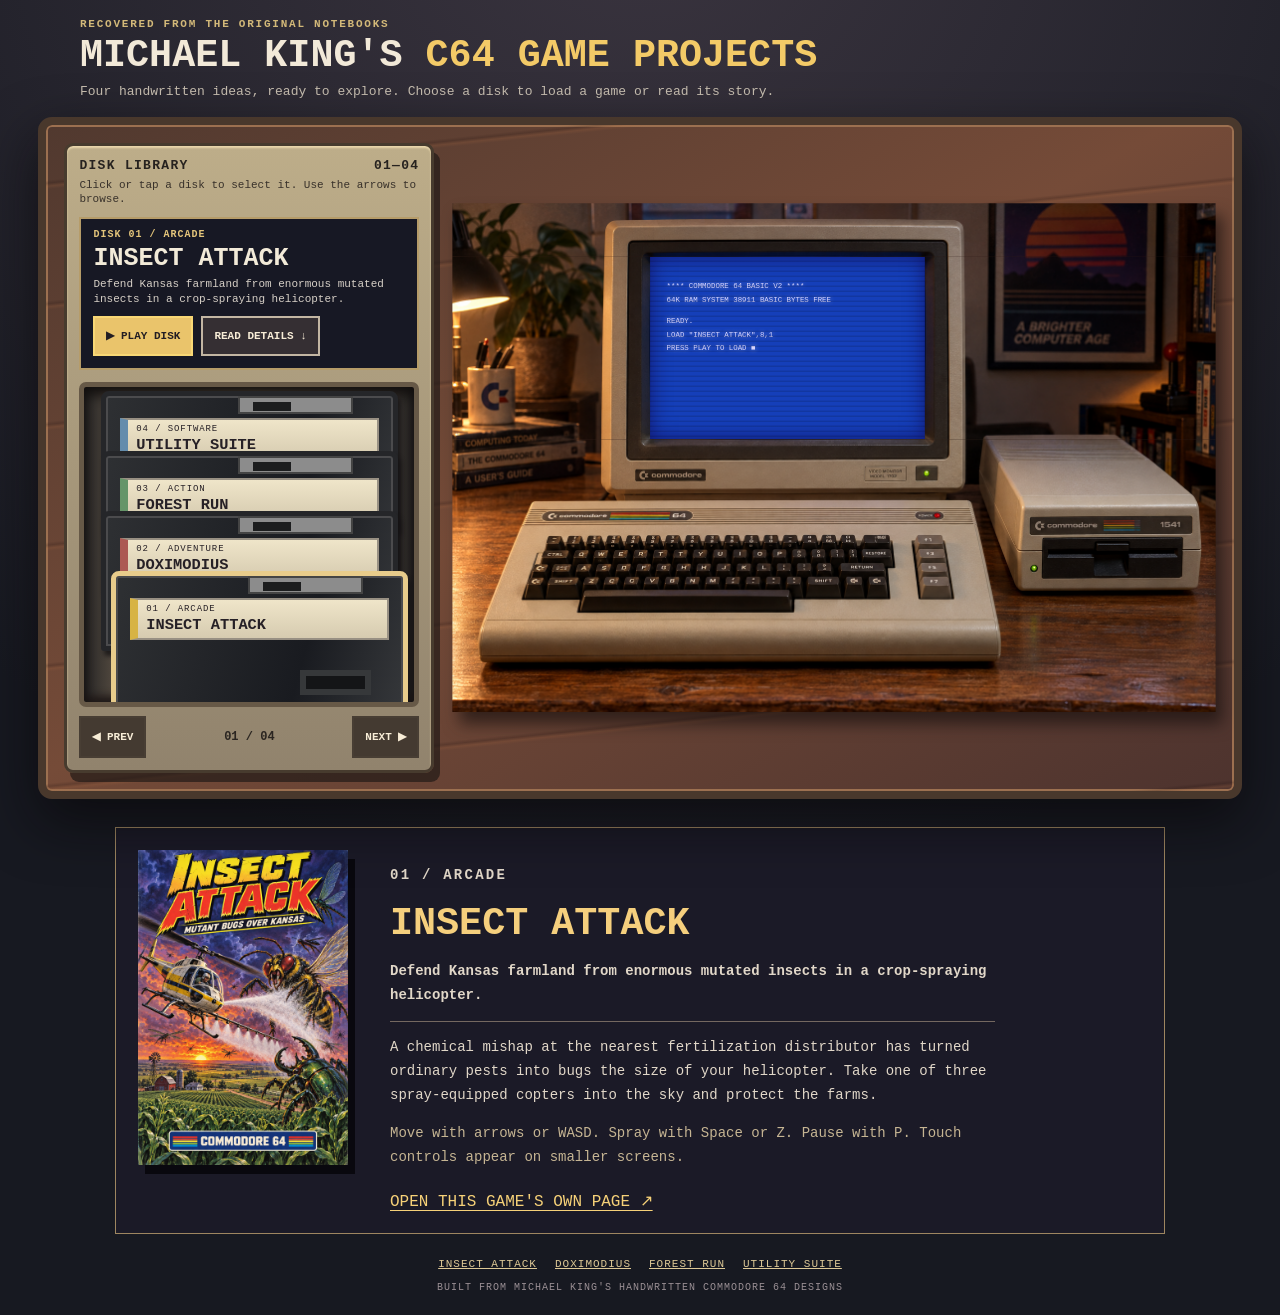
<file: index.html>
<!doctype html>
<html lang="en">
<head>
  <meta charset="utf-8">
  <meta name="viewport" content="width=device-width,initial-scale=1">
  <meta name="theme-color" content="#201c21">
  <title>Michael King's C64 Notebook Games</title>
  <link rel="stylesheet" href="collection.css?v=20260930-disk-browser">
</head>
<body>
  <main id="collection" class="collection">
    <header class="intro">
      <p class="eyebrow">RECOVERED FROM THE ORIGINAL NOTEBOOKS</p>
      <h1>Michael King's <span>C64 game projects</span></h1>
      <p>Four handwritten ideas, ready to explore. Choose a disk to load a game or read its story.</p>
    </header>

    <section class="basic-games" aria-labelledby="basic-games-title">
      <h2 id="basic-games-title">Browse the games</h2>
      <ul>
        <li><a href="insect-attack/index.html?v=20260930-fallback">Insect Attack</a><p>Fly a crop-spraying helicopter and defend Kansas farmland from mutated insects.</p></li>
        <li><a href="doximodius-rpg/index.html?v=20260930-fallback">Doximodius</a><p>A turn-based adventure: Sir Bedivere searches for a sword and faces a dragon.</p></li>
        <li><a href="forest-rescue/index.html?v=20260930-fallback">Forest Run</a><p>Collect eight treasures while finding your way through the woods and away from a bear.</p></li>
        <li><a href="c64-utility-suite/index.html?v=20260930-fallback">Utility Suite</a><p>Notebook-inspired tools and games, including an organ, a maze, and a lemonade stand.</p></li>
      </ul>
    </section>

    <section id="desk-scene" class="desk-scene" hidden aria-label="Commodore 64 game collection">
      <div class="disk-station">
        <div class="station-heading"><span>DISK LIBRARY</span><span>01—04</span></div>
        <p class="station-hint">Click or tap a disk to select it. Use the arrows to browse.</p>
        <div class="selected-info" aria-live="polite">
          <p class="selected-heading"><span id="selected-number">DISK 01</span> / <span id="selected-type">ARCADE</span></p>
          <h2 id="selected-title">INSECT ATTACK</h2>
          <p id="selected-description">Defend Kansas farmland from enormous mutated insects in a crop-spraying helicopter.</p>
          <div class="disk-actions"><button id="play-disk" class="primary-action" type="button">▶ PLAY DISK</button><a href="#disk-details">READ DETAILS ↓</a></div>
        </div>
        <div class="disk-holder" role="group" aria-label="Game disks">
          <button class="floppy" type="button" data-disk="3" aria-pressed="false" aria-label="Select Utility Suite disk"><span class="floppy-top"><span class="floppy-slot"></span></span><span class="floppy-label"><small>04 / SOFTWARE</small><strong>UTILITY SUITE</strong></span><span class="floppy-notch"></span></button>
          <button class="floppy" type="button" data-disk="2" aria-pressed="false" aria-label="Select Forest Run disk"><span class="floppy-top"><span class="floppy-slot"></span></span><span class="floppy-label"><small>03 / ACTION</small><strong>FOREST RUN</strong></span><span class="floppy-notch"></span></button>
          <button class="floppy" type="button" data-disk="1" aria-pressed="false" aria-label="Select Doximodius disk"><span class="floppy-top"><span class="floppy-slot"></span></span><span class="floppy-label"><small>02 / ADVENTURE</small><strong>DOXIMODIUS</strong></span><span class="floppy-notch"></span></button>
          <button class="floppy is-selected" type="button" data-disk="0" aria-pressed="true" aria-label="Select Insect Attack disk"><span class="floppy-top"><span class="floppy-slot"></span></span><span class="floppy-label"><small>01 / ARCADE</small><strong>INSECT ATTACK</strong></span><span class="floppy-notch"></span></button>
        </div>
        <div class="browse-controls" role="group" aria-label="Browse disks"><button id="previous-disk" type="button" aria-label="Previous disk">◀ PREV</button><span id="disk-counter" aria-live="polite">01 / 04</span><button id="next-disk" type="button" aria-label="Next disk">NEXT ▶</button></div>
      </div>

      <div class="computer-setup" aria-hidden="true">
        <img class="hardware-photo" src="assets/c64-desk.png" alt="" width="1536" height="1024">
        <div class="crt-screen" id="crt-screen"><div class="crt-content"><p>**** COMMODORE 64 BASIC V2 ****</p><p>64K RAM SYSTEM 38911 BASIC BYTES FREE</p><p class="crt-spacer">READY.</p><p id="crt-command">LOAD "INSECT ATTACK",8,1</p><p id="crt-status">PRESS PLAY TO LOAD <span class="cursor">■</span></p></div></div>
        <div class="screen-bezel" aria-hidden="true"><span class="bezel-top"></span><span class="bezel-left"></span><span class="bezel-right"></span><span class="bezel-bottom"></span></div>
      </div>
    </section>

    <section id="disk-details" class="disk-details" hidden aria-labelledby="detail-title">
      <div class="detail-cover-wrap"><img id="detail-cover" src="insect-attack/assets/insect-attack-box-art.png" alt="Insect Attack cover art" width="1024" height="1536" loading="lazy"></div>
      <div class="detail-copy"><p class="eyebrow" id="detail-category">01 / ARCADE</p><h2 id="detail-title">INSECT ATTACK</h2><p id="detail-description">Defend Kansas farmland from enormous mutated insects in a crop-spraying helicopter.</p><p id="detail-story"></p><p id="detail-controls"></p><a id="direct-link" href="insect-attack/index.html">OPEN THIS GAME'S OWN PAGE ↗</a></div>
    </section>
    <footer hidden><nav aria-label="Direct game links"><a href="insect-attack/index.html">INSECT ATTACK</a><a href="doximodius-rpg/index.html">DOXIMODIUS</a><a href="forest-rescue/index.html">FOREST RUN</a><a href="c64-utility-suite/index.html">UTILITY SUITE</a></nav><span>BUILT FROM MICHAEL KING'S HANDWRITTEN COMMODORE 64 DESIGNS</span></footer>
  </main>

  <section id="play-view" class="play-view" hidden aria-label="Game player">
    <div class="play-toolbar"><button id="close-play" type="button">← DISK LIBRARY</button><strong id="play-title">INSECT ATTACK</strong><button id="play-text-mode" type="button" title="Press T in the game for high-resolution text">T · HIGH RESOLUTION</button><button id="play-graphics-mode" type="button" title="Press G in the game for updated graphics">G · UPDATED GRAPHICS</button><a id="play-direct-link" href="insect-attack/index.html" target="_blank" rel="noopener">OPEN DIRECT PAGE ↗</a></div>
    <div class="play-stage"><div class="play-hardware"><img src="assets/c64-desk.png" alt="" width="1536" height="1024"><div class="play-screen"><iframe id="game-frame" title="Selected C64 game"></iframe></div><div class="screen-bezel" aria-hidden="true"><span class="bezel-top"></span><span class="bezel-left"></span><span class="bezel-right"></span><span class="bezel-bottom"></span></div></div></div>
  </section>
  <p id="loading-announcement" class="sr-only" role="status" aria-live="polite"></p>
  <script src="collection.js?v=20260930-disk-browser"></script>
</body>
</html>
</file>
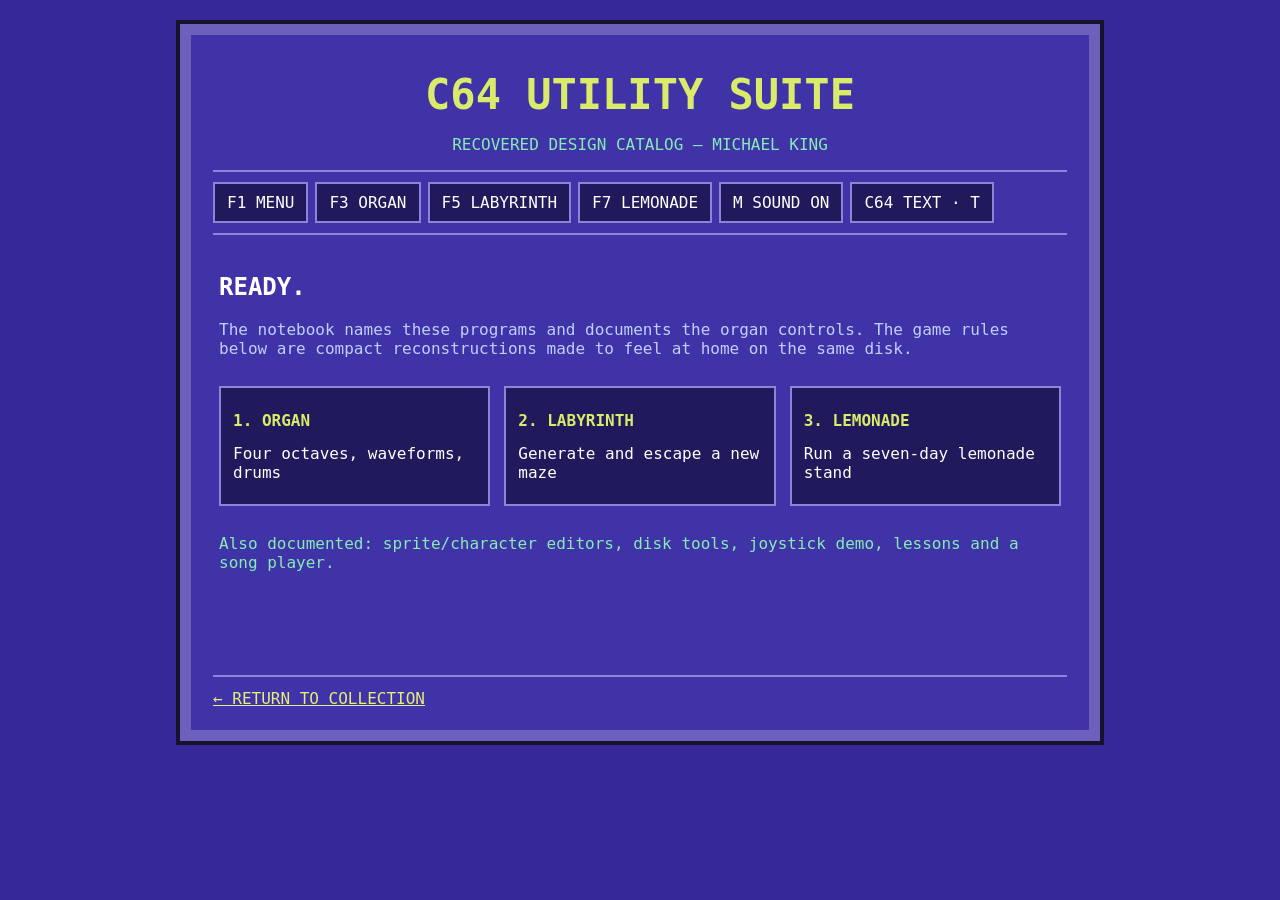
<file: c64-utility-suite/index.html>
<!doctype html><html><head><meta charset="utf-8"><meta name="viewport" content="width=device-width,initial-scale=1"><title>C64 Utility Suite</title><script>if (new URLSearchParams(location.search).has("embed")) document.documentElement.classList.add("embedded");</script><link rel="stylesheet" href="style.css"></head><body><main><header><h1>C64 UTILITY SUITE</h1><p>RECOVERED DESIGN CATALOG — MICHAEL KING</p></header><nav><button data-app="home">F1 MENU</button><button data-app="organ">F3 ORGAN</button><button data-app="maze">F5 LABYRINTH</button><button data-app="lemon">F7 LEMONADE</button><button id="mute">M SOUND ON</button><button id="text-mode" type="button" aria-pressed="false">C64 TEXT · T</button></nav><section id="home" class="app active"><h2>READY.</h2><p>The notebook names these programs and documents the organ controls. The game rules below are compact reconstructions made to feel at home on the same disk.</p><div class="cards"><button data-app="organ"><b>1. ORGAN</b><span>Four octaves, waveforms, drums</span></button><button data-app="maze"><b>2. LABYRINTH</b><span>Generate and escape a new maze</span></button><button data-app="lemon"><b>3. LEMONADE</b><span>Run a seven-day lemonade stand</span></button></div><p class="dim">Also documented: sprite/character editors, disk tools, joystick demo, lessons and a song player.</p></section><section id="organ" class="app"><h2>MICHAEL'S ORGAN</h2><p>A–K play notes · Z/X octave · 1 square · 2 saw · 3 triangle · Space drum</p><div class="readout">OCTAVE <b id="octave">3</b> · VOICE <b id="wave">SQUARE</b></div><div id="keys" class="piano"></div></section><section id="maze" class="app"><h2>LABYRINTH</h2><p>WASD / arrows to reach the flashing exit · N makes a new maze</p><canvas id="mazeCanvas" width="320" height="200"></canvas><div class="readout" id="mazeStatus">MOVES 0</div></section><section id="lemon" class="app"><h2>LEMONADE</h2><div class="lemon-grid"><div><p id="forecast"></p><label>PRICE ¢ <input id="price" type="number" min="5" max="99" value="25"></label><label>CUPS TO MAKE <input id="cups" type="number" min="0" max="99" value="20"></label><label>ADS $ <input id="ads" type="number" min="0" max="9" value="1"></label><button id="sell">OPEN STAND</button></div><pre id="ledger"></pre></div></section><footer><a href="../index.html">← RETURN TO COLLECTION</a></footer></main><script src="suite.js"></script></body></html>
</file>
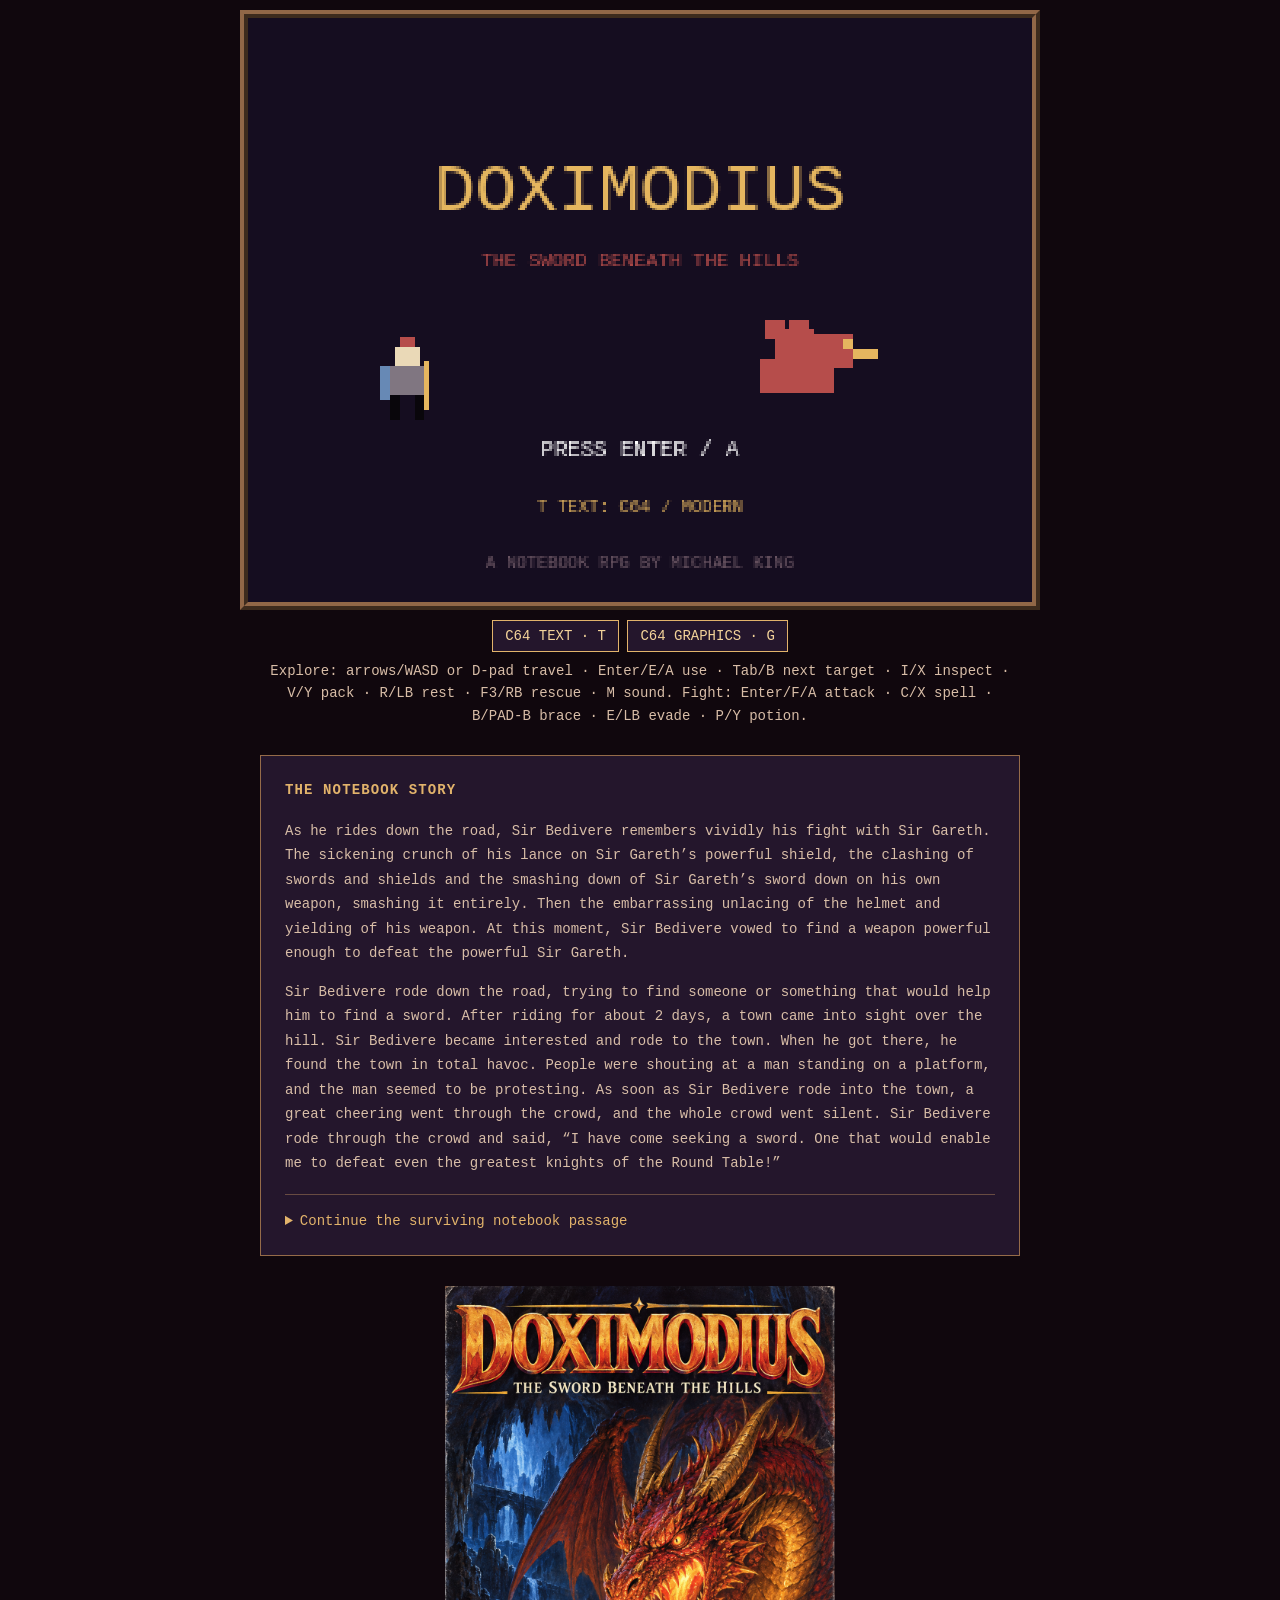
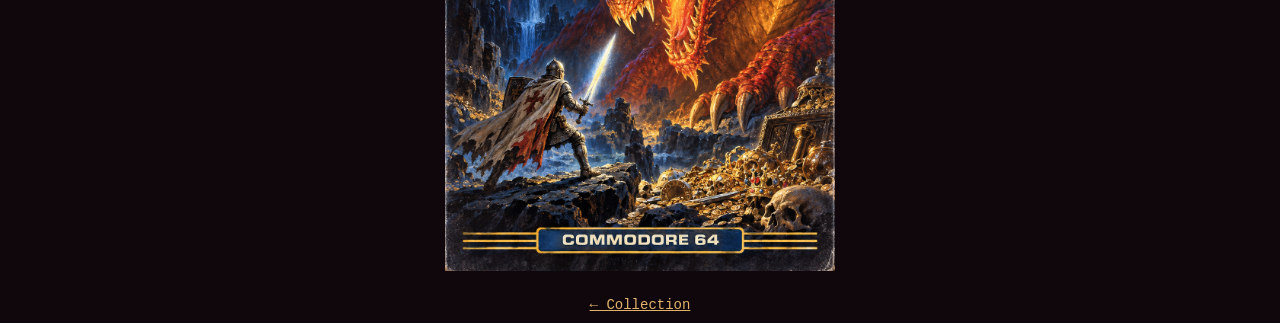
<file: doximodius-rpg/index.html>
<!doctype html>
<html lang="en">
<head>
  <meta charset="utf-8">
  <meta name="viewport" content="width=device-width,initial-scale=1">
  <title>Doximodius</title>
  <script>if (new URLSearchParams(location.search).has("embed")) document.documentElement.classList.add("embedded");</script>
  <link rel="stylesheet" href="style.css">
</head>
<body>
  <main>
    <div class="game-screen">
      <canvas id="game" width="320" height="240" aria-label="Doximodius fantasy adventure game"></canvas>
      <canvas id="modern-text" width="1280" height="960" aria-hidden="true"></canvas>
    </div>
    <section class="touch-controls" id="touch-controls" aria-label="Touchscreen game controls">
      <div class="touch-pad" role="group" aria-label="Move Bedivere">
        <span></span><button type="button" data-touch-key="arrowup" aria-label="Move north">▲</button><span></span>
        <button type="button" data-touch-key="arrowleft" aria-label="Move west">◀</button><span class="pad-center" aria-hidden="true">◆</span><button type="button" data-touch-key="arrowright" aria-label="Move east">▶</button>
        <span></span><button type="button" data-touch-key="arrowdown" aria-label="Move south">▼</button><span></span>
      </div>
      <div class="touch-actions">
        <button class="touch-primary" id="touch-primary" type="button" data-touch-key="enter">USE</button>
        <div class="touch-group touch-explore" role="group" aria-label="Exploration actions">
          <button type="button" data-touch-key="i"><span aria-hidden="true">◉</span> LOOK</button>
          <button type="button" data-touch-key="tab"><span aria-hidden="true">↻</span> NEXT TARGET</button>
          <button type="button" data-touch-key="v"><span aria-hidden="true">▣</span> PACK</button>
          <button type="button" data-touch-key="r"><span aria-hidden="true">♥</span> REST</button>
          <button type="button" data-touch-key="f3"><span aria-hidden="true">↯</span> RESCUE SCROLL</button>
        </div>
        <div class="touch-group touch-combat" role="group" aria-label="Combat actions">
          <button type="button" data-touch-key="c"><span aria-hidden="true">✧</span> CAST SPELL</button>
          <button type="button" data-touch-key="b"><span aria-hidden="true">▱</span> BRACE</button>
          <button type="button" data-touch-key="e"><span aria-hidden="true">↗</span> EVADE</button>
          <button type="button" data-touch-key="p"><span aria-hidden="true">♥</span> POTION</button>
          <button type="button" data-touch-key="f3"><span aria-hidden="true">↯</span> RESCUE SCROLL</button>
        </div>
        <div class="touch-group touch-choice" role="group" aria-label="Choose Bedivere's fate">
          <button type="button" data-touch-key="s">SEAL THE SWORD</button>
        </div>
        <button class="touch-sound" id="touch-mute" type="button">SOUND ON</button>
      </div>
    </section>
    <div class="display-controls">
      <button id="text-mode" type="button">C64 TEXT · T</button>
      <button id="graphics-mode" type="button" aria-pressed="false">C64 GRAPHICS · G</button>
    </div>
    <p class="help">Explore: arrows/WASD or D-pad travel · Enter/E/A use · Tab/B next target · I/X inspect · V/Y pack · R/LB rest · F3/RB rescue · M sound. Fight: Enter/F/A attack · C/X spell · B/PAD-B brace · E/LB evade · P/Y potion.</p>
    <section class="notebook-story" aria-labelledby="notebook-story-title">
      <h2 id="notebook-story-title">THE NOTEBOOK STORY</h2>
      <p>As he rides down the road, Sir Bedivere remembers vividly his fight with Sir Gareth. The sickening crunch of his lance on Sir Gareth’s powerful shield, the clashing of swords and shields and the smashing down of Sir Gareth’s sword down on his own weapon, smashing it entirely. Then the embarrassing unlacing of the helmet and yielding of his weapon. At this moment, Sir Bedivere vowed to find a weapon powerful enough to defeat the powerful Sir Gareth.</p>
      <p>Sir Bedivere rode down the road, trying to find someone or something that would help him to find a sword. After riding for about 2 days, a town came into sight over the hill. Sir Bedivere became interested and rode to the town. When he got there, he found the town in total havoc. People were shouting at a man standing on a platform, and the man seemed to be protesting. As soon as Sir Bedivere rode into the town, a great cheering went through the crowd, and the whole crowd went silent. Sir Bedivere rode through the crowd and said, “I have come seeking a sword. One that would enable me to defeat even the greatest knights of the Round Table!”</p>
      <details>
        <summary>Continue the surviving notebook passage</summary>
        <div class="story-continuation">
          <p>More murmurings went through the crowd, and the man said, “There is a place up in those hills,” pointing to the hills past the town, “where the great dragon Doximodius lives. He allegedly stole a great sword from the powerful warrior, Sir Tarquine. This sword is supposed to have powers beyond belief. It hungers for blood and attacks it almost with a mind of its own. When wielded by a good knight, Sir Tarquine turned bad and thus it was possible to take it from him. The dragon knew this, and also knew that it was the only weapon that could destroy him, so he took it.”</p>
          <p>Hearing this, Sir Bedivere said, “I shall find this sword, and destroy this Doximodius, and along with him shall all of my enemies fall!” The knight rode out of the town with a renewed hope and confidence, but also a troubled thought in the back of his mind.</p>
          <p>Now that he was in the hills, Sir Bedivere was finding out the feelings that dragon-hunters had. He was scared! The barren hills had a foreboding look to them, and the knight could feel the cold wind of winter coming on. After about half a day of riding, Sir Bedivere found the cave. The hole stank like burning flesh, and all the rock around it was charred black. He took a deep breath and went in.</p>
          <p>Inside the cave it was pitch black, so he brought a torch with him. Sir Bedivere lit the torch and walked quietly down the long, dank tunnel. There were many exits off the main tunnel, but he decided to stick to the middle one. After about 2 hours of walking like this, he saw a light up ahead. He ran closer to it and gasped in awe at the sight before him. A glow was coming from a tremendous sword suspended by a single thread in the center of the room. The glow from this sword reflected off the thousands of gold, silver, and copper coins piled in a ring around the sword. Jewels, gems and other miscellaneous objects lay strewn about the room, also.</p>
          <p>Sir Bedivere, still amazed, walked into the room observing everything. Suddenly behind him a slow pounding on the floor came, and the coins shivered and jingled as the sound became louder and louder. Sir Bedivere, shaken out of his trance-like state, looked around desperately for a weapon. Finding nothing else but the sword, he climbed over a mound of coins and jewels until he was next to it. The pounding became louder. Sir Bedivere desperately tried to take the sword from the thread. The sword hummed lightly, and a voice came from it into the knight’s mind. “Greetings, Sir Bedivere. I am glad you are here.”</p>
          <p>The pounding, now discernible as footsteps, was becoming almost deafening. Sir Bedivere took a deep breath and grasped the sword by the handle. A great flash of light followed, and the sword came flashing into Sir Bedivere’s hand. It looked big enough, but it felt like nothing in his hand. The sword said, “You are now my master. Take me and together we shall destroy Doximodius, last of the Devil-worms. For I am Dracobrane, the Dragonslayer! No dragon has ever withstood me, and none shall!”</p>
          <p>It was Doximodius, in his full glory! A huge red-gold dragon that seemed to be able to fill this immense cavern. The dragon’s underside was totally covered with gems, and he seemed to be totally impenetrable. In a deafening voice, the dragon boomed, “Foolish mortal! Did you think you could slay me with this puny thing that you call a weapon? You shall die as all others that have dared to set foot on this forbidden ground!”</p>
          <p>With this, Doximodius shot a searing flame at the pile Sir Bedivere was hiding behind. It was totally melted or thrown out of the way, exposing Sir Bedivere. The dragon was building up for another burst when Sir Bedivere felt an uncontrollable power encase him. As if possessed, he screamed at the top of his lungs in the voice of the sword, “Doximodius! I am Dracobrane, wielder of death to all dragons! Now, go and join the rest of your brothers!”</p>
          <p>Sir Bedivere/Dracobrane leaped into the air and, with one powerful slash, he cleaved Doximodius’ skull in half.</p>
          <p>In three days, after joining in the festivities at the town, Sir Bedivere rode back to Camelot. There he set up a joust with Sir Gareth, this time knowing that he had a trustworthy sword. “Ha! I shall kill that boastful excuse for a knight, and hang his head from the highest post!” “O Lord, what have I said? This sword’s blood-lust must be getting to me. I must control myself tomorrow!”</p>
          <p>On the day of the joust Sir Bedivere and Sir Gareth fought well. When Sir Bedivere was knocked off his horse, Gareth jumped off his steed to join in sword combat. Sir Bedivere’s sword, overtaken by the blood-lust, easily smashed through all of Sir Gareth’s defenses, bringing him to his knees. “My lord, please spare me! My blood is not worthy of this great weapon!” cried Sir Gareth.</p>
        </div>
      </details>
    </section>
    <figure class="box-art" aria-label="Doximodius Commodore 64 box-cover artwork">
      <img src="assets/doximodius-box-art.png" alt="1980s-style fantasy game cover: Sir Bedivere faces the enormous red-gold dragon Doximodius beneath the title The Sword Beneath the Hills, with a Commodore 64 banner." width="1024" height="1536" loading="lazy" decoding="async">
    </figure>
    <a href="../index.html">← Collection</a>
  </main>
  <script src="../remaster-sprites.js"></script>
  <script src="game.js"></script>
</body>
</html>
</file>
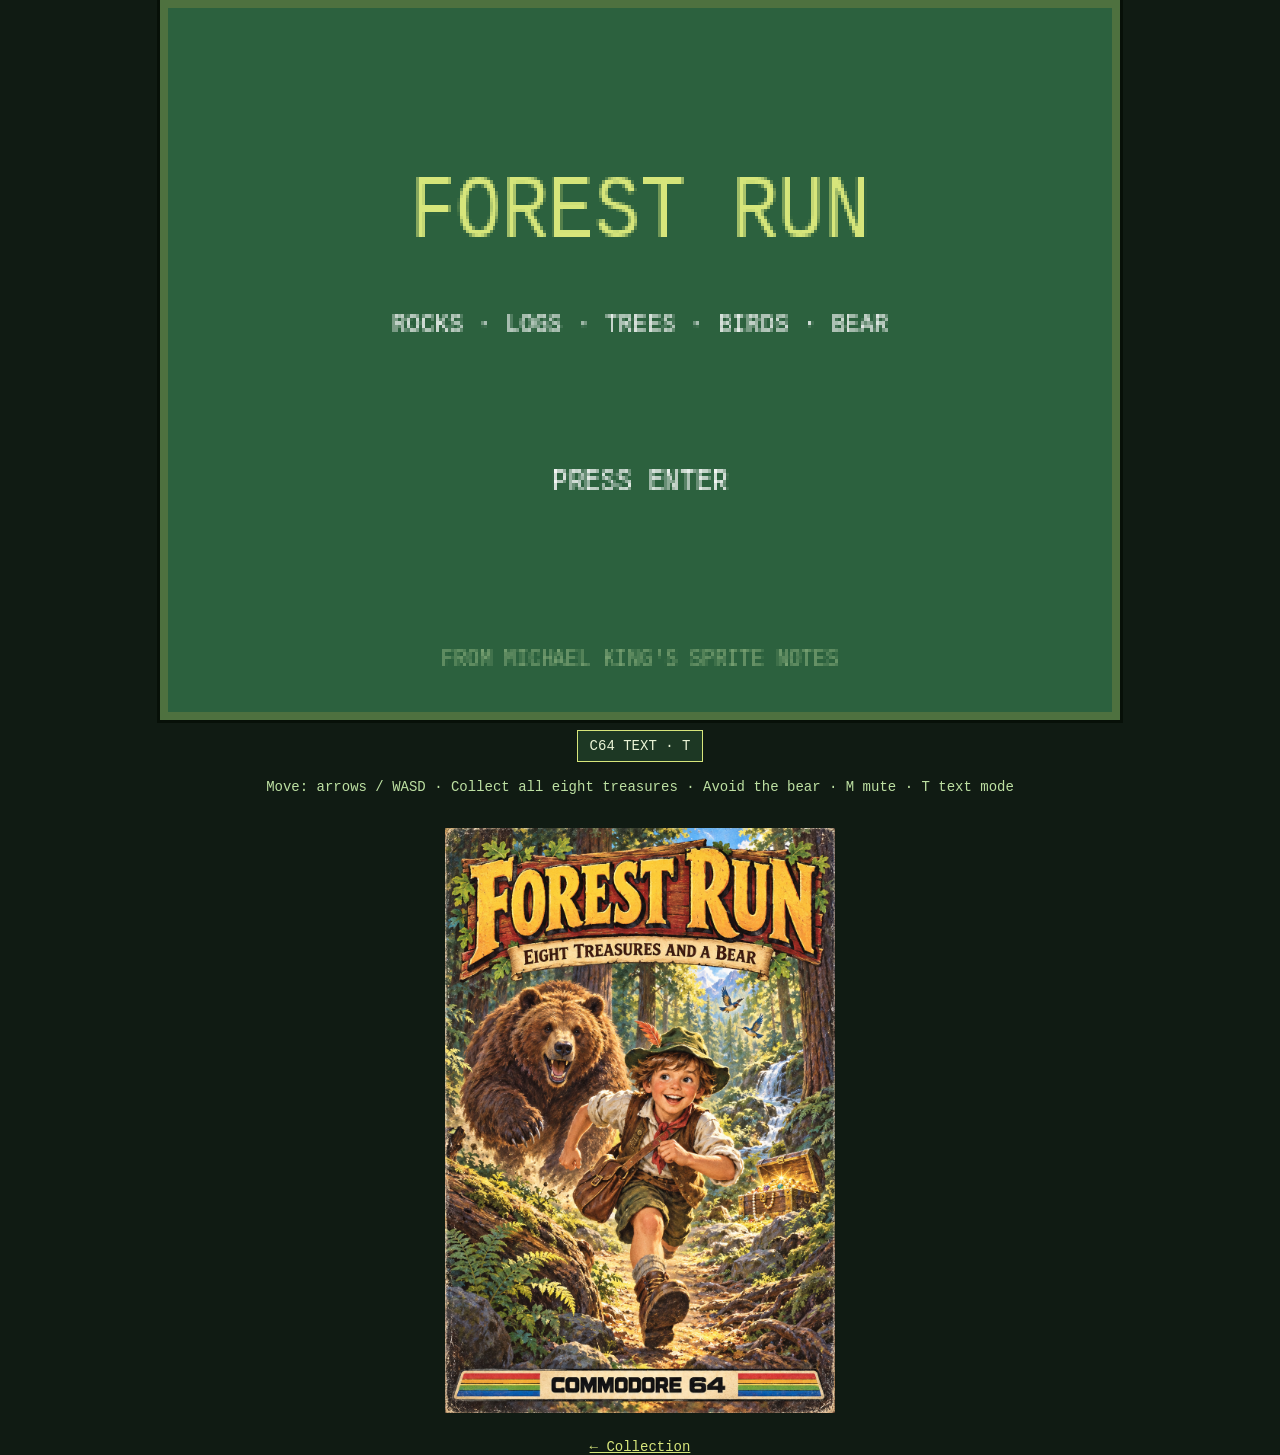
<file: forest-rescue/index.html>
<!doctype html>
<html lang="en">
<head>
  <meta charset="utf-8">
  <meta name="viewport" content="width=device-width,initial-scale=1">
  <title>Forest Run</title>
  <script>if (new URLSearchParams(location.search).has("embed")) document.documentElement.classList.add("embedded");</script>
  <link rel="stylesheet" href="style.css">
</head>
<body>
  <main>
    <div class="game-screen">
      <canvas id="game" width="320" height="200" aria-label="Forest Run game"></canvas>
      <canvas id="modern-text" width="1280" height="800" aria-hidden="true"></canvas>
    </div>
    <section class="touch-controls" aria-label="Touchscreen game controls">
      <div class="touch-pad" role="group" aria-label="Move the adventurer">
        <span></span><button type="button" data-hold-key="arrowup" aria-label="Move up">▲</button><span></span>
        <button type="button" data-hold-key="arrowleft" aria-label="Move left">◀</button><span class="pad-center" aria-hidden="true">◆</span><button type="button" data-hold-key="arrowright" aria-label="Move right">▶</button>
        <span></span><button type="button" data-hold-key="arrowdown" aria-label="Move down">▼</button><span></span>
      </div>
      <div class="touch-actions" role="group" aria-label="Adventure controls">
        <button id="touch-main" type="button">START RUN</button>
        <button id="touch-mute" type="button">SOUND ON</button>
      </div>
    </section>
    <div class="display-controls"><button id="text-mode" type="button" aria-pressed="false">C64 TEXT · T</button></div>
    <p>Move: arrows / WASD · Collect all eight treasures · Avoid the bear · M mute · T text mode</p>
    <figure class="box-art" aria-label="Forest Run Commodore 64 box-cover artwork">
      <img src="assets/forest-run-box-art.png" alt="1980s-style woodland game cover: a young explorer races from a large bear toward treasure beneath the title Forest Run, with a Commodore 64 banner." width="1024" height="1536" loading="lazy" decoding="async">
    </figure>
    <a href="../index.html">← Collection</a>
  </main>
  <script src="game.js?v=20260930-no-remaster"></script>
</body>
</html>
</file>
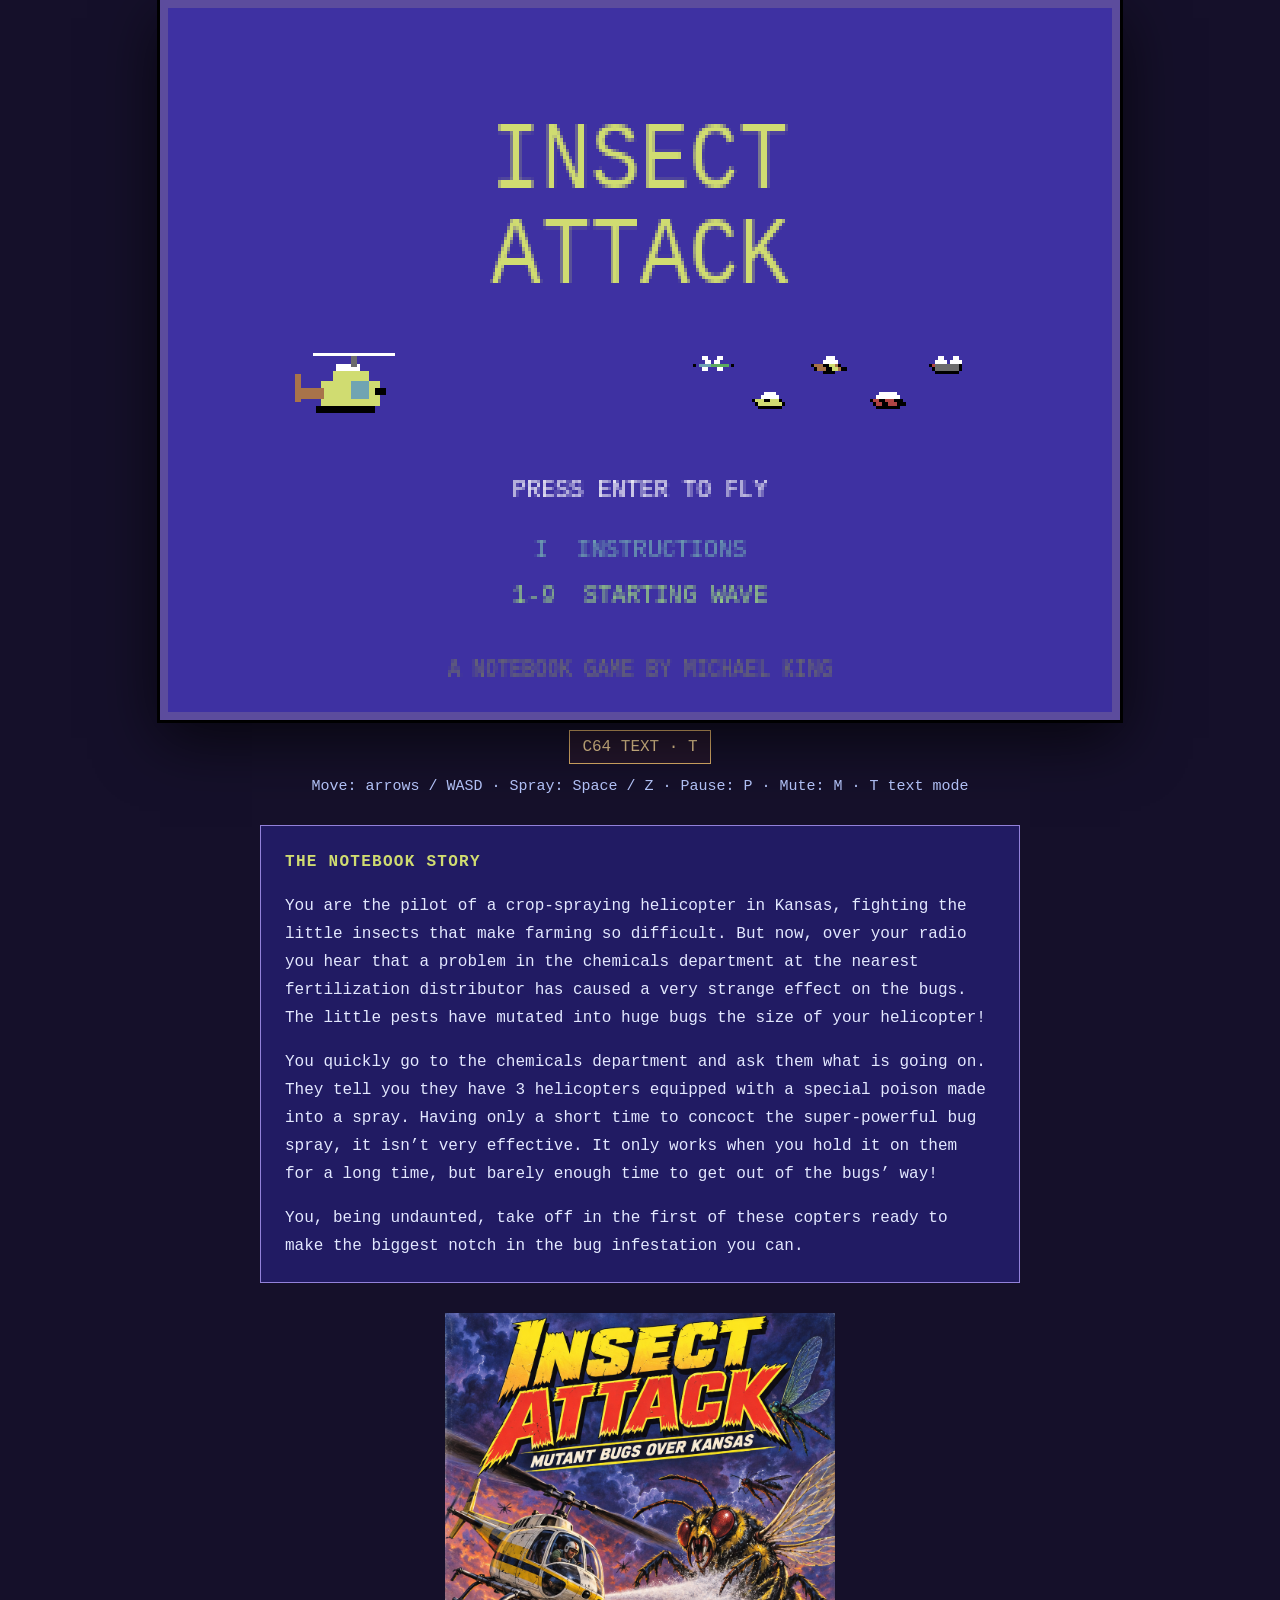
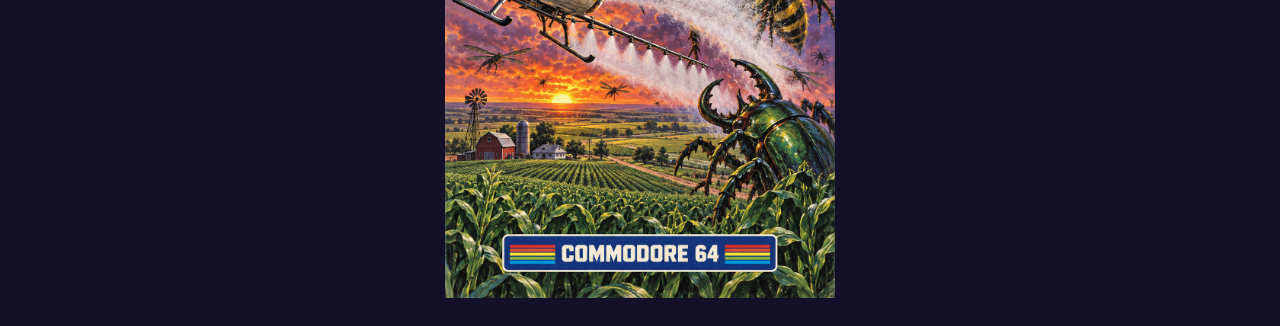
<file: insect-attack/index.html>
<!doctype html>
<html lang="en">
<head>
  <meta charset="utf-8">
  <meta name="viewport" content="width=device-width,initial-scale=1">
  <title>Insect Attack</title>
  <script>if (new URLSearchParams(location.search).has("embed")) document.documentElement.classList.add("embedded");</script>
  <link rel="stylesheet" href="style.css">
</head>
<body>
  <main>
    <div class="game-screen">
      <canvas id="game" width="320" height="200" aria-label="Insect Attack game"></canvas>
      <canvas id="modern-text" width="1280" height="800" aria-hidden="true"></canvas>
    </div>
    <section class="touch-controls" aria-label="Touchscreen game controls">
      <div class="touch-pad" role="group" aria-label="Move helicopter">
        <span></span><button type="button" data-hold-key="arrowup" aria-label="Fly up">▲</button><span></span>
        <button type="button" data-hold-key="arrowleft" aria-label="Fly left">◀</button><span class="pad-center" aria-hidden="true">✦</span><button type="button" data-hold-key="arrowright" aria-label="Fly right">▶</button>
        <span></span><button type="button" data-hold-key="arrowdown" aria-label="Fly down">▼</button><span></span>
      </div>
      <div class="touch-actions" role="group" aria-label="Flight controls">
        <button class="spray-button" type="button" data-hold-key=" ">HOLD TO SPRAY</button>
        <button id="touch-main" type="button">START WAVE</button>
        <button id="touch-instructions" type="button">BRIEFING</button>
        <button id="touch-pause" type="button">PAUSE</button>
        <button id="touch-mute" type="button">SOUND ON</button>
      </div>
    </section>
    <div class="display-controls"><button id="text-mode" type="button" aria-pressed="false">C64 TEXT · T</button></div>
    <p>Move: arrows / WASD · Spray: Space / Z · Pause: P · Mute: M · T text mode</p>
    <section class="notebook-story" aria-labelledby="notebook-story-title">
      <h2 id="notebook-story-title">THE NOTEBOOK STORY</h2>
      <p>You are the pilot of a crop-spraying helicopter in Kansas, fighting the little insects that make farming so difficult. But now, over your radio you hear that a problem in the chemicals department at the nearest fertilization distributor has caused a very strange effect on the bugs. The little pests have mutated into huge bugs the size of your helicopter!</p>
      <p>You quickly go to the chemicals department and ask them what is going on. They tell you they have 3 helicopters equipped with a special poison made into a spray. Having only a short time to concoct the super-powerful bug spray, it isn’t very effective. It only works when you hold it on them for a long time, but barely enough time to get out of the bugs’ way!</p>
      <p>You, being undaunted, take off in the first of these copters ready to make the biggest notch in the bug infestation you can.</p>
    </section>
    <figure class="box-art" aria-label="Insect Attack Commodore 64 box-cover artwork">
      <img src="assets/insect-attack-box-art.png" alt="1980s-style arcade game cover: a crop-spraying helicopter attacks giant mutant insects over Kansas beneath the title Insect Attack, with a Commodore 64 banner." width="1024" height="1536" loading="lazy" decoding="async">
    </figure>
  </main>
  <script src="game.js?v=20260930-no-remaster"></script>
</body>
</html>
</file>
<file: collection.css>
:root{font-family:ui-monospace,SFMono-Regular,Consolas,monospace;color:#f2e9d8;background:#171921}
*{box-sizing:border-box}
html{scroll-behavior:smooth}
body{margin:0;min-height:100vh;background:radial-gradient(circle at 50% -10%,#3b3540,#171921 65%)}
button,a{-webkit-tap-highlight-color:transparent}
button{font:inherit;cursor:pointer}
button:focus-visible,a:focus-visible{outline:3px solid #f9d36d;outline-offset:3px}
button:active{transform:translateY(2px)}
[hidden]{display:none!important}
.sr-only{position:absolute;width:1px;height:1px;padding:0;margin:-1px;overflow:hidden;clip:rect(0,0,0,0);white-space:nowrap;border:0}

.collection{max-width:1420px;margin:auto;padding:18px clamp(12px,3vw,44px) 15px}
.intro{max-width:1120px;margin:0 auto 15px}
.eyebrow{color:#d3b979;letter-spacing:.16em;font-size:11px;font-weight:800}
.intro .eyebrow{margin:0}
.intro h1{font-size:clamp(26px,3vw,44px);line-height:1.06;margin:6px 0;text-transform:uppercase}
.intro h1 span{color:#f3ca67}
.intro>p:last-child{margin:0;color:#c7beb0;font-size:13px;line-height:1.45}
.basic-games{max-width:900px;margin:24px auto;padding:20px;border:1px solid #746860;background:#1b1a27}
.basic-games h2{margin:0 0 12px;font-size:22px}
.basic-games ul{margin:0;padding:0;list-style:none}
.basic-games li{display:grid;grid-template-columns:minmax(150px,220px) minmax(0,1fr);gap:8px;padding:12px 0;border-top:1px solid #514a44}
.basic-games a{color:#f6d178;font-weight:800}
.basic-games li p{margin:0;color:#d7d0c7;font-size:13px;line-height:1.5}

.desk-scene{--disk-browser-ready:1;position:relative;display:grid;grid-template-columns:minmax(290px,370px) minmax(0,1fr);align-items:center;gap:18px;padding:18px;border:8px solid #49382c;border-radius:14px;background:linear-gradient(150deg,#51392f,#754b38 48%,#4d332e);box-shadow:0 22px 55px #080608a8,inset 0 0 0 2px #9c7050;overflow:hidden}
.desk-scene:before{content:"";position:absolute;inset:0;opacity:.2;pointer-events:none;background:repeating-linear-gradient(174deg,transparent 0 55px,#1e0f0d 58px,#a4643d 61px,transparent 64px 120px)}
.desk-scene>*{position:relative;z-index:1}
.disk-station{width:100%;padding:12px;border:3px solid #473b2e;border-radius:9px;background:linear-gradient(#bdad89,#91836d);box-shadow:6px 9px 0 #211a16b0,inset 0 2px 2px #ead7ac}
.station-heading{display:flex;justify-content:space-between;color:#26221f;font-weight:900;letter-spacing:.1em;font-size:13px}
.station-hint{min-height:24px;margin:5px 0 10px;color:#38312a;font-size:11px;line-height:1.35}
.selected-info{padding:10px 12px 12px;margin-bottom:12px;border:2px solid #b69c69;background:#171824;color:#f2ead8}
.selected-heading{margin:0;color:#e4c57b;font-size:10px;font-weight:800;letter-spacing:.1em}
.selected-info h2{margin:4px 0;font-size:clamp(18px,2vw,25px)}
.selected-info>p:not(.selected-heading){margin:0 0 9px;color:#d7d0c7;font-size:11px;line-height:1.35}
.disk-actions{display:flex;flex-wrap:wrap;gap:8px}
.disk-actions button,.disk-actions a,.browse-controls button,.play-toolbar button,.play-toolbar a{display:inline-flex;align-items:center;justify-content:center;min-height:40px;padding:8px 11px;border:2px solid #c3b6a3;background:#352f33;color:#f8edd7;font-size:11px;font-weight:800;text-decoration:none}
.disk-actions .primary-action{border-color:#f8d775;background:#eac46b;color:#221d23}
.disk-holder{position:relative;height:325px;overflow:hidden;border:5px solid #675947;border-radius:7px;background:linear-gradient(90deg,#282727,#51483e 9%,#73634e 52%,#413b35 92%,#272625);box-shadow:inset 0 8px 13px #110e0d,inset 0 -6px 8px #211a19}
.floppy{position:absolute;left:5%;width:90%;height:140px;padding:0;border:5px solid #252629;border-radius:8px 8px 3px 3px;text-align:left;color:#262026;background:linear-gradient(105deg,#2e3033,#191b20 65%,#35373a);box-shadow:3px 5px 4px #161314c9,inset 0 0 0 2px #4b4b4d;transition:transform .2s ease,filter .2s ease}
.floppy:nth-child(1){top:4px;z-index:1}.floppy:nth-child(2){top:64px;z-index:2}.floppy:nth-child(3){top:124px;z-index:3}.floppy:nth-child(4){top:184px;z-index:4}
.floppy:hover,.floppy:focus-visible{transform:translate(10px,-5px) rotate(-1deg);filter:brightness(1.1)}
.floppy.is-selected{transform:translateX(10px);border-color:#e8cc8b;box-shadow:4px 7px 4px #161314c9,inset 0 0 0 2px #4b4b4d}
.floppy.is-selected:hover,.floppy.is-selected:focus-visible{transform:translate(15px,-5px) rotate(-1deg)}
.floppy-top{position:absolute;top:0;right:14%;width:40%;height:18px;background:#8c8c8c;border:2px solid #444}
.floppy-slot{position:absolute;left:12%;top:4px;width:34%;height:9px;background:#1c1d1e}
.floppy-label{position:absolute;display:flex;flex-direction:column;gap:2px;left:5%;right:5%;top:22px;min-height:39px;padding:4px 8px;border:2px solid #989083;background:linear-gradient(#efe5c9,#d6cbb0)}
.floppy[data-disk="0"] .floppy-label{border-left:8px solid #d7b344}.floppy[data-disk="1"] .floppy-label{border-left:8px solid #ac5953}.floppy[data-disk="2"] .floppy-label{border-left:8px solid #659569}.floppy[data-disk="3"] .floppy-label{border-left:8px solid #648cac}
.floppy-label small{font-size:9px;letter-spacing:.1em}.floppy-label strong{font-size:clamp(12px,1.2vw,16px);white-space:nowrap}
.floppy-notch{position:absolute;right:11%;bottom:11px;width:25%;height:25px;border:6px solid #36383a;background:#141517}
.browse-controls{display:flex;align-items:center;justify-content:space-between;gap:8px;margin-top:9px;color:#2a2521;font-size:12px;font-weight:900}
.browse-controls button{border-color:#483e34;background:#443a31;min-height:42px}
.browse-controls span{white-space:nowrap}

.computer-setup{width:100%;align-self:center;filter:drop-shadow(7px 12px 8px #160f0daa);transition:transform .85s ease,filter .5s}
.hardware-photo{display:block;width:100%;height:auto;visibility:hidden}
.crt-screen{position:absolute;left:25.9%;top:10.5%;width:36%;height:35.9%;overflow:hidden;background:#153fb9;color:#d7d4ff;box-shadow:inset 0 0 20px #10156e}
.crt-screen:after{content:"";position:absolute;inset:0;pointer-events:none;background:repeating-linear-gradient(to bottom,#0000 0 3px,#0002 4px 5px)}
.crt-content{padding:9% 6%;font-size:clamp(5px,.58vw,9px);line-height:1.5;text-shadow:0 0 5px #fff7}
.crt-content p{margin:0 0 .35em}.crt-content .crt-spacer{margin-top:1.3em}.cursor{animation:blink .8s steps(1) infinite}
.desk-scene.is-loading .crt-screen{filter:brightness(1.15)}

.disk-details{display:grid;grid-template-columns:minmax(130px,210px) 1fr;align-items:start;gap:clamp(18px,4vw,42px);max-width:1050px;margin:28px auto 0;padding:22px;border:1px solid #9e8660;background:#1b1a27}
.disk-details.no-cover{grid-template-columns:1fr}.detail-cover-wrap img{display:block;width:100%;height:auto;box-shadow:7px 9px #09080e}
.detail-copy h2{margin:5px 0 14px;color:#f5cf7d;font-size:clamp(26px,3vw,40px)}
.detail-copy p{max-width:72ch;color:#e1d7c8;font-size:14px;line-height:1.7}
#detail-description{font-weight:800}
#detail-story{padding-top:14px;border-top:1px solid #746860}
#detail-controls{color:#c6b593}
.detail-copy a{display:inline-block;margin-top:8px;color:#f6d178;text-underline-offset:4px}
footer{padding:24px 0 5px;text-align:center;color:#9a8f94;font-size:10px;letter-spacing:.1em}
footer nav{display:flex;justify-content:center;flex-wrap:wrap;gap:8px 18px;margin-bottom:12px}footer a{color:#dec996;font-size:11px}

.play-view{position:fixed;z-index:50;inset:0;display:flex;flex-direction:column;background:#121017;overflow:hidden}
.play-toolbar{position:relative;z-index:2;display:flex;align-items:center;gap:15px;min-height:58px;padding:7px 12px;border-bottom:2px solid #a78e6c;background:#24212c}
.play-toolbar strong{overflow:hidden;white-space:nowrap;text-overflow:ellipsis;color:#f5d078}.play-toolbar a{margin-left:auto}
.play-toolbar #play-text-mode,.play-toolbar #play-graphics-mode{color:#e2d3ad}
.play-stage{position:relative;flex:1;min-height:0;overflow:hidden;background:#19151b}
.play-hardware{position:absolute;left:50%;top:50%;width:min(2800px,280vw);aspect-ratio:3/2;transform:translate(-44%,-28.7%);transform-origin:44% 28.7%;animation:monitorZoom .55s ease-out both}
.play-hardware>img{display:block;width:100%;height:100%;visibility:hidden}
.play-screen{position:absolute;left:25.9%;top:10.5%;width:36%;height:35.9%;overflow:hidden;background:#100e1d}
.play-screen iframe{display:block;width:100%;height:100%;border:0;background:#17132d}
.screen-bezel{position:absolute;inset:0;pointer-events:none;z-index:3}
.screen-bezel span{position:absolute;inset:0;background:url("assets/c64-desk.png") center/100% 100% no-repeat}
.bezel-top{clip-path:polygon(0 0,100% 0,100% 10.5%,0 10.5%)}
.bezel-left{clip-path:polygon(0 10.5%,25.9% 10.5%,25.9% 46.4%,0 46.4%)}
.bezel-right{clip-path:polygon(61.9% 10.5%,100% 10.5%,100% 46.4%,61.9% 46.4%)}
.bezel-bottom{clip-path:polygon(0 46.4%,100% 46.4%,100% 100%,0 100%)}
@keyframes blink{50%{opacity:0}}@keyframes pushDown{50%{transform:translateY(9px)}}@keyframes monitorZoom{from{opacity:.75;transform:translate(-44%,-28.7%) scale(.72)}to{opacity:1;transform:translate(-44%,-28.7%) scale(1)}}.floppy.is-passing{animation:pushDown .28s ease}

@media(max-width:850px){.desk-scene{grid-template-columns:minmax(255px,34%) minmax(0,1fr);gap:10px;padding:12px}.crt-content{font-size:clamp(4px,.6vw,7px)}.selected-info h2{font-size:19px}}
@media(max-height:780px){.play-hardware{width:min(2200px,260vw)}}
@media(max-height:620px){.play-hardware{width:min(1800px,250vw)}}
@media(max-width:700px){.collection{padding:13px 8px}.intro{padding:0 6px}.intro h1{font-size:clamp(25px,8vw,38px)}.desk-scene{display:block;padding:12px;border-width:5px}.disk-station{max-width:420px;margin:auto}.floppy-label strong{font-size:clamp(12px,4vw,17px)}.computer-setup{display:none}.disk-details{grid-template-columns:minmax(90px,32%) 1fr;margin-top:18px;padding:15px;gap:14px}.detail-copy p{font-size:12px}.play-toolbar{gap:6px;min-height:52px}.play-toolbar button,.play-toolbar a{min-height:38px;padding:6px;font-size:10px}.play-toolbar strong{font-size:11px}.play-hint{font-size:9px}.desk-scene.is-loading .computer-setup{display:block;position:fixed;inset:0;z-index:11;width:min(100vw,720px);height:max-content;margin:auto;transform:none}.desk-scene.is-loading .crt-content{font-size:clamp(5px,1vw,8px)}}
@media(max-width:700px),(pointer:coarse){.play-stage{overflow:hidden}.play-hardware{position:relative;left:auto;top:auto;width:100%;height:100%;aspect-ratio:auto;transform:none;animation:none}.play-hardware>img,.play-hardware>.screen-bezel{display:none}.play-screen{position:static;width:100%;height:100%;aspect-ratio:auto;overflow:auto;border-radius:0}.play-screen iframe{width:100%;height:100%}}
@media(max-width:700px){.play-toolbar{flex-wrap:wrap}.play-toolbar a{font-size:9px}.play-toolbar #play-text-mode,.play-toolbar #play-graphics-mode{min-height:30px}}
@media(max-width:410px){.disk-details{display:block}.detail-cover-wrap{max-width:150px;margin:0 auto 18px}.play-toolbar strong{display:none}}
@media(max-width:620px){.basic-games{margin:18px 6px;padding:15px}.basic-games li{grid-template-columns:1fr;gap:4px}}
@media(prefers-reduced-motion:reduce){*,*:before,*:after{animation-duration:.01ms!important;transition-duration:.01ms!important;scroll-behavior:auto!important}}

.desk-scene,.disk-details,.collection>footer{display:none}
body.is-enhanced .desk-scene{display:grid}
body.is-enhanced .disk-details{display:grid}
body.is-enhanced .collection>footer{display:block}
body.is-enhanced .basic-games{display:none}
@media(max-width:700px){body.is-enhanced .desk-scene{display:block}}
</file>
<file: c64-utility-suite/style.css>
*{box-sizing:border-box}body{margin:0;background:#35299a;color:#bed0ff;font:16px monospace}body.modern-text{font-family:"Segoe UI",Arial,sans-serif}main{max-width:920px;margin:24px auto;padding:22px;border:11px solid #6d60bd;box-shadow:0 0 0 4px #17132d;background:#4033a7}header{text-align:center}h1{color:#d9eb69;font-size:clamp(25px,5vw,42px);margin:.3em}header p,.dim{color:#84edb3}nav{display:flex;gap:7px;flex-wrap:wrap;border-block:2px solid #8f83d7;padding:10px 0}button,input{font:inherit}button{background:#20195b;color:#fff;border:2px solid #8f83d7;padding:9px 12px;cursor:pointer}button:hover,button:focus{background:#6859ca;color:#efff79}.app{display:none;min-height:440px;padding:18px 6px}.app.active{display:block}h2{color:#fff}.cards{display:grid;grid-template-columns:repeat(3,1fr);gap:14px;margin:28px 0}.cards button{min-height:120px;text-align:left}.cards b,.cards span{display:block}.cards b{color:#d9eb69;margin-bottom:14px}.readout{margin:16px 0;padding:12px;background:#211a63;color:#fff}.piano{display:flex;height:190px;align-items:start}.key{flex:1;height:170px;background:#e9e7ce;color:#222;border:3px solid #272047;padding-top:135px;white-space:pre-line}.key.active{background:#d9eb69}.key:nth-child(2),.key:nth-child(4),.key:nth-child(7){background:#25213a;color:#fff;height:110px;margin:0 -15px;z-index:2;padding-top:75px}canvas{width:100%;max-width:640px;image-rendering:pixelated;border:6px solid #17132d;background:#10102a}.lemon-grid{display:grid;grid-template-columns:1fr 1fr;gap:18px}.lemon-grid label{display:block;margin:14px 0}.lemon-grid input{width:80px;background:#211a63;color:#fff;border:2px solid #8f83d7;padding:5px}pre{font-family:inherit;white-space:pre-wrap;background:#211a63;padding:14px;color:#efff79;min-height:250px}footer{border-top:2px solid #8f83d7;padding-top:12px}a{color:#e7ed7b}@media(max-width:650px){.cards,.lemon-grid{grid-template-columns:1fr}.app{min-height:0}}
.embedded main{max-width:none;margin:0;padding:10px;border:0;box-shadow:none}.embedded header h1{font-size:clamp(22px,3vw,32px)}.embedded .app{min-height:0}.embedded footer{display:none}
</file>
<file: doximodius-rpg/style.css>
*{box-sizing:border-box}
body{margin:0;min-height:100vh;display:grid;place-items:center;background:#10070d;color:#d8bda7;font:14px ui-monospace,monospace}
main{text-align:center;width:min(96vw,800px);padding:10px 0}
.game-screen{position:relative;width:100%;aspect-ratio:4/3;overflow:hidden;border:8px ridge #916747;background:#150d20}
.game-screen canvas{position:absolute;inset:0;display:block;width:100%;height:100%}
#game{image-rendering:pixelated}
#modern-text{display:none;pointer-events:none;image-rendering:auto}
body.modern-text{font-family:"Segoe UI",Arial,sans-serif}
body.modern-text #modern-text{display:block}
.display-controls{margin:10px 0 2px}
button{border:1px solid #e2b36b;background:#24162c;color:#f4d49a;padding:7px 12px;font:inherit;cursor:pointer}
button:hover,button:focus-visible{background:#49304b;color:#fff;outline:2px solid #8ebbe6;outline-offset:2px}
a{color:#e2b36b}
.help{margin:8px auto 12px;max-width:760px;line-height:1.6;font-size:clamp(11px,1.7vw,14px)}
.notebook-story{max-width:760px;margin:28px auto 22px;padding:22px 24px;border:1px solid #956b49;background:#24162c;color:#d8bda7;text-align:left;line-height:1.75}
.notebook-story h2{margin:0 0 16px;color:#e2b36b;font:inherit;font-weight:700;letter-spacing:.08em}
.notebook-story p{margin:0 0 1em;font-size:inherit;line-height:inherit}
.notebook-story p:last-child{margin-bottom:0}
.notebook-story details{margin-top:18px;border-top:1px solid #684b42;padding-top:14px}
.notebook-story summary{color:#e2b36b;cursor:pointer}
.notebook-story .story-continuation{margin-top:16px}
.notebook-story .story-continuation p:last-child{margin-bottom:0}
.box-art{width:min(100%,390px);margin:30px auto 26px}
.box-art img{display:block;width:100%;height:auto;aspect-ratio:2/3;object-fit:cover}
.embedded body{display:block;min-height:0}.embedded main{width:100%;max-width:none;padding:0;margin:0}.embedded .game-screen{border:0;box-shadow:none}.embedded .notebook-story,.embedded .box-art,.embedded .help,.embedded main>a,.embedded .display-controls{display:none}
@media(min-width:701px) and (pointer:fine){.embedded .game-screen{height:100vh;aspect-ratio:auto}}
.touch-controls{display:none}
@media(max-width:720px),(pointer:coarse){.touch-controls{display:grid;grid-template-columns:repeat(2,minmax(0,1fr));align-items:center;gap:14px;margin:12px 0;padding:12px;border:1px solid #956b49;background:#1d1225}.touch-pad{display:grid;grid-template-columns:repeat(3,54px);grid-template-rows:repeat(3,50px);justify-content:center;align-items:center;gap:4px}.touch-pad button,.touch-actions button,.touch-group button{min-width:48px;min-height:48px;padding:7px;font-size:12px;touch-action:manipulation;user-select:none;-webkit-user-select:none}.touch-pad .pad-center{display:grid;place-items:center;color:#956b49}.touch-actions{display:grid;grid-template-columns:repeat(2,minmax(0,1fr));gap:7px}.touch-actions .touch-primary{grid-column:1/-1;min-height:54px;background:#49304b;color:#ffe5ab;font-weight:bold}.touch-group{display:none;grid-column:1/-1;grid-template-columns:repeat(2,minmax(0,1fr));gap:7px}.touch-group button{display:flex;justify-content:center;align-items:center;gap:6px}.touch-group button span{font-size:16px}.touch-group button:last-child:nth-child(odd){grid-column:1/-1}body[data-game-mode="explore"] .touch-explore,body[data-game-mode="combat"] .touch-combat,body[data-game-mode="dragonChoice"] .touch-choice{display:grid}}
@media(max-width:420px){.touch-controls{gap:8px;padding:8px}.touch-pad{grid-template-columns:repeat(3,46px);grid-template-rows:repeat(3,46px)}.touch-actions{grid-template-columns:1fr}.touch-group{grid-template-columns:1fr}}
@media(max-width:700px),(pointer:coarse){.embedded .display-controls{display:block}}
</file>
<file: forest-rescue/style.css>
*{box-sizing:border-box}
body{margin:0;min-height:100vh;display:grid;place-items:center;background:#101b13;color:#bde0a2;font:14px ui-monospace,monospace}
main{text-align:center;width:min(96vw,960px)}
.game-screen{position:relative;width:100%;aspect-ratio:4/3;overflow:hidden;border:8px solid #4e713f;box-shadow:0 0 0 3px #071008;background:#2c613e}
.game-screen canvas{position:absolute;inset:0;display:block;width:100%;height:100%}
#game{image-rendering:pixelated}
#modern-text{display:none;pointer-events:none;image-rendering:auto}
body.modern-text{font-family:"Segoe UI",Arial,sans-serif}
body.modern-text #modern-text{display:block}
.display-controls{margin:10px 0}
button{border:1px solid #d7e67b;background:#1d3824;color:#eaf4d6;padding:7px 12px;font:inherit;cursor:pointer}
button:hover,button:focus-visible{background:#375b38;outline:2px solid #e5dc55;outline-offset:2px}
p{line-height:1.6}
a{color:#d7e67b}
.box-art{width:min(100%,390px);margin:30px auto 26px}
.box-art img{display:block;width:100%;height:auto;aspect-ratio:2/3;object-fit:cover}
.embedded body{display:block;min-height:0}.embedded main{width:100%;max-width:none;padding:0;margin:0}.embedded .game-screen{border:0;box-shadow:none}.embedded .box-art,.embedded main>p,.embedded main>a,.embedded .display-controls{display:none}
@media(min-width:701px) and (pointer:fine){.embedded .game-screen{height:100vh;aspect-ratio:auto}}
.touch-controls{display:none}
@media(max-width:720px),(pointer:coarse){.touch-controls{display:grid;grid-template-columns:repeat(2,minmax(0,1fr));align-items:center;gap:14px;margin:12px 0;padding:12px;border:1px solid #4e713f;background:#14251b}.touch-pad{display:grid;grid-template-columns:repeat(3,54px);grid-template-rows:repeat(3,50px);justify-content:center;align-items:center;gap:4px}.touch-pad button,.touch-actions button{min-width:48px;min-height:48px;padding:7px;font-size:12px;touch-action:manipulation;user-select:none;-webkit-user-select:none}.touch-pad .pad-center{display:grid;place-items:center;color:#76a95a}.touch-actions{display:grid;grid-template-columns:repeat(2,minmax(0,1fr));gap:7px}.touch-actions button{background:#1d3824}.touch-actions button:active,.touch-pad button:active{background:#52734b;color:#fff;transform:translateY(1px)}}
@media(max-width:420px){.touch-controls{gap:8px;padding:8px}.touch-pad{grid-template-columns:repeat(3,46px);grid-template-rows:repeat(3,46px)}.touch-actions{grid-template-columns:1fr}}
@media(max-width:700px),(pointer:coarse){.embedded .display-controls{display:block}}
</file>
<file: insect-attack/style.css>
:root { color-scheme: dark; font-family: ui-monospace, "Cascadia Mono", monospace; }
* { box-sizing: border-box; }
body { margin: 0; min-height: 100vh; display: grid; place-items: center; background: #15102a; color: #b8c8ff; }
main { text-align: center; width: min(96vw, 960px); }
.game-screen { position: relative; width: 100%; aspect-ratio: 4 / 3; overflow: hidden; border: 8px solid #5c4c9d; box-shadow: 0 0 0 3px #000, 0 18px 60px #000a; background: #3e31a2; }
.game-screen canvas { position: absolute; inset: 0; display: block; width: 100%; height: 100%; }
#game { image-rendering: pixelated; }
#modern-text { display: none; pointer-events: none; image-rendering: auto; }
body.modern-text { font-family: "Segoe UI", Arial, sans-serif; }
body.modern-text #modern-text { display: block; }
.display-controls { margin: 10px 0 2px; }
button { border: 1px solid #e2b36b; background: #24162c; color: #f4d49a; padding: 7px 12px; font: inherit; cursor: pointer; }
button:hover, button:focus-visible { background: #49304b; color: #fff; outline: 2px solid #8ebbe6; outline-offset: 2px; }
p { margin: 14px 0 0; font-size: clamp(11px, 2vw, 15px); }
.notebook-story { max-width: 760px; margin: 30px auto 22px; padding: 22px 24px; border: 1px solid #9382da; background: #211b63; color: #e3e8ff; text-align: left; line-height: 1.75; }
.notebook-story h2 { margin: 0 0 16px; color: #d0dc71; font: inherit; font-weight: 700; letter-spacing: .08em; }
.notebook-story p { margin: 0 0 1em; font-size: inherit; line-height: inherit; }
.notebook-story p:last-child { margin-bottom: 0; }
.box-art { width: min(100%, 390px); margin: 30px auto 26px; }
.box-art img { display: block; width: 100%; height: auto; aspect-ratio: 2 / 3; object-fit: cover; }
.embedded body{display:block;min-height:0}.embedded main{width:100%;max-width:none;padding:0;margin:0}.embedded .game-screen{border:0;box-shadow:none}.embedded .notebook-story,.embedded .box-art,.embedded main>p,.embedded main>a,.embedded .display-controls{display:none}
@media(min-width:701px) and (pointer:fine){.embedded .game-screen{height:100vh;aspect-ratio:auto}}
.touch-controls{display:none}
@media(max-width:720px),(pointer:coarse){.touch-controls{display:grid;grid-template-columns:repeat(2,minmax(0,1fr));align-items:center;gap:14px;margin:12px 0;padding:12px;border:1px solid #9382da;background:#211b63}.touch-pad{display:grid;grid-template-columns:repeat(3,54px);grid-template-rows:repeat(3,50px);justify-content:center;align-items:center;gap:4px}.touch-pad button,.touch-actions button{min-width:48px;min-height:48px;padding:7px;font-size:12px;touch-action:manipulation;user-select:none;-webkit-user-select:none}.touch-pad .pad-center{display:grid;place-items:center;color:#9382da}.touch-actions{display:grid;grid-template-columns:repeat(2,minmax(0,1fr));gap:7px}.touch-actions button{background:#211b63}.touch-actions .spray-button{grid-column:1/-1;min-height:58px;background:#554b9b;color:#fff18a;font-weight:bold;touch-action:none}.touch-actions button:active,.touch-pad button:active{background:#7064c2;color:#fff;transform:translateY(1px)}}
@media(max-width:420px){.touch-controls{gap:8px;padding:8px}.touch-pad{grid-template-columns:repeat(3,46px);grid-template-rows:repeat(3,46px)}.touch-actions{grid-template-columns:1fr}}
@media(max-width:700px),(pointer:coarse){.embedded .display-controls{display:block}}
</file>
